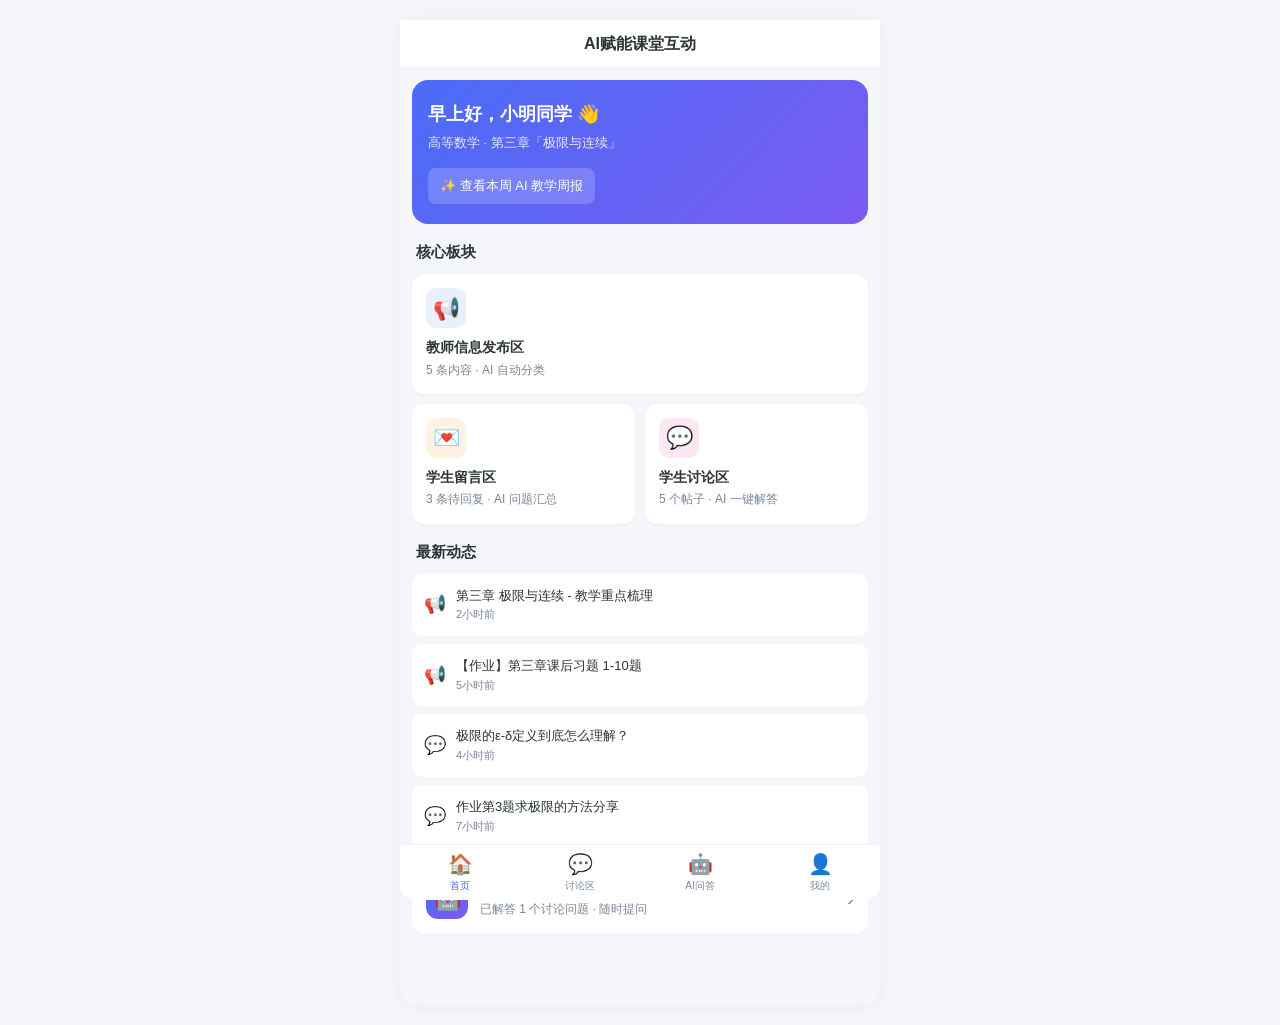
<file: web/index.html>
<!DOCTYPE html>
<html lang="zh-CN">
<head>
  <meta charset="UTF-8"/>
  <meta name="viewport" content="width=device-width, initial-scale=1.0, maximum-scale=1.0, user-scalable=no"/>
  <title>AI赋能课堂互动</title>
  <meta name="description" content="AI赋能课堂互动平台 - 教师信息发布、学生留言、讨论答疑与AI智能问答"/>
  <link rel="stylesheet" href="css/style.css"/>
</head>
<body>
  <div id="app" class="app"></div>

  <!-- Toast 提示 -->
  <div id="toast" class="toast"></div>

  <!-- Modal 弹窗 -->
  <div id="modal" class="modal" style="display:none"></div>

  <!-- 脚本按依赖顺序加载 -->
  <script src="js/util.js"></script>
  <script src="js/data.js"></script>
  <script src="js/aiEngine.js"></script>
  <script src="js/app.js"></script>
</body>
</html>
</file>
<file: web/css/style.css>
/* ========== AI赋能课堂互动 - 网页版样式 ========== */
:root {
  --primary: #4a6cf7;
  --primary-light: #eef2ff;
  --bg: #f5f6fa;
  --card-bg: #ffffff;
  --text: #2d3436;
  --text-secondary: #7a8699;
  --border: #eceff4;
  --tag-notice: #e8f0fe;
  --tag-notice-text: #4a6cf7;
  --tag-knowledge: #e6f7ee;
  --tag-knowledge-text: #12b76a;
  --tag-homework: #fef3e2;
  --tag-homework-text: #f79009;
  --tag-keypoint: #fce7f3;
  --tag-keypoint-text: #db2777;
  --ai-bg: linear-gradient(135deg, #4a6cf7, #7b5bf2);
}

* {
  margin: 0;
  padding: 0;
  box-sizing: border-box;
}

html, body {
  background: var(--bg);
  color: var(--text);
  font-family: -apple-system, BlinkMacSystemFont, "PingFang SC", "Microsoft YaHei", "Segoe UI", sans-serif;
  font-size: 14px;
  line-height: 1.6;
  -webkit-font-smoothing: antialiased;
}

.app {
  max-width: 480px;
  margin: 0 auto;
  min-height: 100vh;
  background: var(--bg);
  position: relative;
  padding-bottom: 60px;
  box-shadow: 0 0 20px rgba(0, 0, 0, 0.05);
}

/* ========== 顶部导航 ========== */
.header {
  position: sticky;
  top: 0;
  z-index: 100;
  display: flex;
  align-items: center;
  height: 48px;
  padding: 0 12px;
  background: var(--card-bg);
  border-bottom: 1px solid var(--border);
}

.header-back {
  width: 36px;
  height: 36px;
  line-height: 36px;
  text-align: center;
  font-size: 26px;
  color: var(--primary);
  cursor: pointer;
  flex-shrink: 0;
  margin-right: 4px;
}

.header-title {
  flex: 1;
  font-size: 16px;
  font-weight: 600;
  text-align: center;
  overflow: hidden;
  text-overflow: ellipsis;
  white-space: nowrap;
}

.header-action {
  flex-shrink: 0;
  color: var(--primary);
  font-size: 14px;
  font-weight: 500;
  cursor: pointer;
  padding: 6px 4px;
}

/* ========== 底部 TabBar ========== */
.tabbar {
  position: fixed;
  bottom: 0;
  left: 50%;
  transform: translateX(-50%);
  width: 100%;
  max-width: 480px;
  height: 56px;
  background: var(--card-bg);
  border-top: 1px solid var(--border);
  display: flex;
  z-index: 100;
}

.tab-item {
  flex: 1;
  display: flex;
  flex-direction: column;
  align-items: center;
  justify-content: center;
  text-decoration: none;
  color: var(--text-secondary);
  cursor: pointer;
  -webkit-tap-highlight-color: transparent;
}

.tab-item.active {
  color: var(--primary);
}

.tab-icon {
  font-size: 20px;
  line-height: 1.2;
}

.tab-label {
  font-size: 10px;
  margin-top: 2px;
}

/* ========== 通用 ========== */
.page {
  padding: 12px;
}

.card {
  background: var(--card-bg);
  border-radius: 12px;
  padding: 14px;
  margin-bottom: 12px;
  box-shadow: 0 1px 3px rgba(0, 0, 0, 0.04);
}

.card-top {
  display: flex;
  align-items: center;
  gap: 8px;
  margin-bottom: 8px;
}

.card-time {
  margin-left: auto;
  font-size: 12px;
  color: var(--text-secondary);
}

.card-title {
  font-size: 15px;
  font-weight: 600;
  margin-bottom: 6px;
  line-height: 1.4;
}

.card-summary {
  font-size: 13px;
  color: var(--text-secondary);
  display: -webkit-box;
  -webkit-line-clamp: 2;
  -webkit-box-orient: vertical;
  overflow: hidden;
  margin-bottom: 8px;
}

.card-meta {
  display: flex;
  gap: 14px;
  font-size: 12px;
  color: var(--text-secondary);
}

/* 标签 */
.tag {
  display: inline-block;
  padding: 2px 8px;
  border-radius: 4px;
  font-size: 11px;
  font-weight: 500;
  flex-shrink: 0;
}

.tag-notice { background: var(--tag-notice); color: var(--tag-notice-text); }
.tag-knowledge { background: var(--tag-knowledge); color: var(--tag-knowledge-text); }
.tag-homework { background: var(--tag-homework); color: var(--tag-homework-text); }
.tag-keypoint { background: var(--tag-keypoint); color: var(--tag-keypoint-text); }

.badge-top {
  background: #fee2e2;
  color: #dc2626;
  font-size: 10px;
  padding: 1px 6px;
  border-radius: 3px;
}

.badge-ai {
  background: #ede9fe;
  color: #7c3aed;
  font-size: 10px;
  padding: 1px 6px;
  border-radius: 3px;
}

.pub-deadline {
  font-size: 12px;
  color: var(--tag-homework-text);
  margin-bottom: 4px;
}

.empty {
  text-align: center;
  color: var(--text-secondary);
  padding: 60px 0;
}

.empty-small {
  text-align: center;
  color: var(--text-secondary);
  padding: 16px 0;
  font-size: 13px;
}

.section-title {
  font-size: 15px;
  font-weight: 600;
  margin: 16px 4px 10px;
}

.section-title-inline {
  font-size: 14px;
  font-weight: 600;
  margin: 14px 4px 10px;
}

/* ========== 首页 ========== */
.home-hero {
  background: var(--ai-bg);
  border-radius: 16px;
  padding: 20px 16px;
  color: #fff;
  margin-bottom: 4px;
}

.hero-greet {
  font-size: 18px;
  font-weight: 600;
}

.hero-sub {
  font-size: 13px;
  opacity: 0.85;
  margin-top: 4px;
}

.hero-ai {
  margin-top: 14px;
  background: rgba(255, 255, 255, 0.18);
  border-radius: 8px;
  padding: 8px 12px;
  font-size: 13px;
  cursor: pointer;
  display: inline-block;
}

.module-grid {
  display: grid;
  grid-template-columns: 1fr 1fr;
  gap: 10px;
}

.module-card {
  background: var(--card-bg);
  border-radius: 12px;
  padding: 14px;
  cursor: pointer;
  box-shadow: 0 1px 3px rgba(0, 0, 0, 0.04);
}

.module-card:first-child {
  grid-column: 1 / -1;
}

.module-icon {
  width: 40px;
  height: 40px;
  border-radius: 10px;
  display: flex;
  align-items: center;
  justify-content: center;
  font-size: 22px;
  margin-bottom: 8px;
}

.icon-publish { background: var(--tag-notice); }
.icon-message { background: var(--tag-homework); }
.icon-discussion { background: var(--tag-keypoint); }

.module-name {
  font-size: 14px;
  font-weight: 600;
}

.module-desc {
  font-size: 12px;
  color: var(--text-secondary);
  margin-top: 2px;
}

.latest-item {
  display: flex;
  align-items: center;
  gap: 10px;
  background: var(--card-bg);
  border-radius: 10px;
  padding: 12px;
  margin-bottom: 8px;
  cursor: pointer;
}

.latest-icon {
  font-size: 18px;
  flex-shrink: 0;
}

.latest-body {
  flex: 1;
  min-width: 0;
}

.latest-title {
  font-size: 13px;
  font-weight: 500;
  overflow: hidden;
  text-overflow: ellipsis;
  white-space: nowrap;
}

.latest-time {
  font-size: 11px;
  color: var(--text-secondary);
}

.ai-quick-entry {
  margin-top: 16px;
  background: var(--card-bg);
  border-radius: 12px;
  padding: 14px;
  display: flex;
  align-items: center;
  gap: 12px;
  cursor: pointer;
}

.ai-quick-icon {
  width: 42px;
  height: 42px;
  border-radius: 12px;
  background: var(--ai-bg);
  display: flex;
  align-items: center;
  justify-content: center;
  font-size: 22px;
  flex-shrink: 0;
}

.ai-quick-info {
  flex: 1;
}

.ai-quick-title {
  font-size: 14px;
  font-weight: 600;
}

.ai-quick-desc {
  font-size: 12px;
  color: var(--text-secondary);
}

.ai-quick-arrow {
  color: var(--text-secondary);
  font-size: 20px;
}

/* ========== 筛选 Tab ========== */
.filter-bar {
  display: flex;
  gap: 8px;
  overflow-x: auto;
  padding: 4px 0 12px;
  -webkit-overflow-scrolling: touch;
}

.filter-tab {
  flex-shrink: 0;
  padding: 5px 14px;
  background: var(--card-bg);
  border-radius: 16px;
  font-size: 13px;
  color: var(--text-secondary);
  cursor: pointer;
  white-space: nowrap;
}

.filter-tab.active {
  background: var(--primary);
  color: #fff;
}

.disc-hot {
  background: var(--primary-light);
  color: var(--primary);
  border-radius: 8px;
  padding: 8px 12px;
  font-size: 12px;
  margin-bottom: 10px;
}

/* ========== 详情页 ========== */
.detail-title {
  font-size: 17px;
  font-weight: 600;
  line-height: 1.4;
  margin-bottom: 8px;
}

.detail-author {
  font-size: 12px;
  color: var(--text-secondary);
  margin-bottom: 12px;
}

.detail-content {
  font-size: 14px;
  line-height: 1.8;
  white-space: pre-line;
  color: #3d4451;
}

.attach-item {
  background: var(--bg);
  border-radius: 8px;
  padding: 10px 12px;
  font-size: 13px;
  margin-top: 8px;
}

.attach-size {
  color: var(--text-secondary);
  font-size: 12px;
}

.homework-tip {
  background: var(--tag-homework);
  color: var(--tag-homework-text);
  border-radius: 10px;
  padding: 12px;
  font-size: 13px;
  text-align: center;
  cursor: pointer;
}

/* ========== 留言区 ========== */
.msg-name {
  font-size: 13px;
  font-weight: 600;
  margin-bottom: 4px;
}

.msg-content {
  font-size: 14px;
  margin-bottom: 8px;
}

.reply-box {
  background: var(--primary-light);
  border-radius: 8px;
  padding: 10px 12px;
}

.reply-label {
  font-size: 11px;
  color: var(--primary);
  font-weight: 600;
  margin-bottom: 4px;
}

.reply-text {
  font-size: 13px;
  color: #444;
}

.reply-pending {
  font-size: 12px;
  color: var(--tag-homework-text);
  background: #fff7ed;
  display: inline-block;
  padding: 4px 10px;
  border-radius: 4px;
}

.ai-summary-entry {
  display: flex;
  align-items: center;
  gap: 12px;
  background: var(--card-bg);
  border-radius: 12px;
  padding: 14px;
  margin-bottom: 12px;
  cursor: pointer;
}

.ai-entry-icon {
  font-size: 24px;
}

.ai-entry-body {
  flex: 1;
}

.ai-entry-title {
  font-size: 14px;
  font-weight: 600;
}

.ai-entry-desc {
  font-size: 12px;
  color: var(--text-secondary);
}

.ai-entry-arrow {
  color: var(--text-secondary);
  font-size: 20px;
}

.ai-summary-card {
  background: var(--primary-light);
  border: 1px solid #dbe4ff;
  border-radius: 12px;
  padding: 14px;
  margin-bottom: 12px;
}

.ai-summary-header {
  display: flex;
  justify-content: space-between;
  font-weight: 600;
  color: var(--primary);
  margin-bottom: 8px;
}

.ai-summary-close {
  cursor: pointer;
  color: var(--text-secondary);
  font-weight: 400;
}

.ai-summary-text {
  font-size: 13px;
  margin-bottom: 8px;
}

.ai-summary-stats {
  font-size: 12px;
  color: var(--text-secondary);
  margin-bottom: 6px;
}

.ai-summary-top {
  font-size: 12px;
  font-weight: 600;
  margin-bottom: 4px;
}

.ai-summary-issue {
  font-size: 13px;
  padding: 2px 0;
}

.ai-count {
  color: var(--primary);
  font-size: 12px;
}

/* ========== 讨论区 ========== */
.disc-card {
  cursor: pointer;
}

.comments-list {
  margin-bottom: 10px;
}

.comment-item {
  display: flex;
  gap: 10px;
  background: var(--card-bg);
  border-radius: 10px;
  padding: 12px;
  margin-bottom: 8px;
}

.comment-avatar {
  width: 32px;
  height: 32px;
  border-radius: 50%;
  background: var(--primary-light);
  color: var(--primary);
  display: flex;
  align-items: center;
  justify-content: center;
  font-size: 14px;
  font-weight: 600;
  flex-shrink: 0;
}

.comment-body {
  flex: 1;
  min-width: 0;
}

.comment-name {
  font-size: 12px;
  font-weight: 600;
  margin-bottom: 2px;
}

.comment-time {
  font-size: 11px;
  color: var(--text-secondary);
  font-weight: 400;
}

.comment-text {
  font-size: 13px;
}

.comment-input-bar {
  display: flex;
  gap: 8px;
  padding: 8px 0;
  position: sticky;
  bottom: 56px;
  background: var(--bg);
}

.comment-input {
  flex: 1;
  border: 1px solid var(--border);
  border-radius: 20px;
  padding: 8px 14px;
  font-size: 13px;
  outline: none;
  background: var(--card-bg);
}

.btn-comment {
  background: var(--primary);
  color: #fff;
  border: none;
  border-radius: 20px;
  padding: 8px 16px;
  font-size: 13px;
  cursor: pointer;
}

.detail-actions {
  margin-top: 12px;
  display: flex;
}

.detail-like {
  display: inline-flex;
  align-items: center;
  gap: 4px;
  background: var(--bg);
  border-radius: 16px;
  padding: 5px 12px;
  font-size: 13px;
  cursor: pointer;
  color: var(--text-secondary);
}

.detail-like.liked {
  background: #fff1f2;
  color: #e11d48;
}

/* AI 解答 */
.btn-ai {
  width: 100%;
  border: none;
  border-radius: 12px;
  background: var(--ai-bg);
  color: #fff;
  padding: 14px;
  font-size: 15px;
  font-weight: 600;
  cursor: pointer;
  margin-bottom: 12px;
  display: flex;
  align-items: center;
  justify-content: center;
  gap: 6px;
}

.btn-ai-icon {
  font-size: 18px;
}

.ai-loading {
  text-align: center;
  padding: 14px;
  color: var(--primary);
  font-size: 14px;
  background: var(--primary-light);
  border-radius: 12px;
  margin-bottom: 12px;
}

.ai-answer-card {
  background: linear-gradient(135deg, #f5f3ff, #eef2ff);
  border: 1px solid #ddd6fe;
  border-radius: 12px;
  padding: 14px;
  margin-bottom: 12px;
}

.ai-answer-header {
  display: flex;
  justify-content: space-between;
  font-weight: 600;
  color: #6d28d9;
  margin-bottom: 8px;
}

.ai-answer-time {
  font-size: 11px;
  color: var(--text-secondary);
  font-weight: 400;
}

.ai-answer-content {
  font-size: 13px;
  line-height: 1.8;
  white-space: pre-line;
  color: #3d4451;
}

/* ========== AI 问答 ========== */
.ai-page {
  display: flex;
  flex-direction: column;
  height: calc(100vh - 48px - 56px);
  padding-bottom: 0;
}

.quick-row {
  display: flex;
  gap: 8px;
  overflow-x: auto;
  padding: 4px 0 10px;
  flex-shrink: 0;
}

.quick-item {
  flex-shrink: 0;
  background: var(--card-bg);
  border: 1px solid var(--border);
  color: var(--primary);
  border-radius: 16px;
  padding: 5px 12px;
  font-size: 12px;
  cursor: pointer;
  white-space: nowrap;
}

.chat-area {
  flex: 1;
  overflow-y: auto;
  padding: 8px 4px;
  -webkit-overflow-scrolling: touch;
}

.chat-item {
  margin-bottom: 10px;
  display: flex;
}

.chat-ask {
  justify-content: flex-end;
}

.chat-answer {
  justify-content: flex-start;
}

.chat-bubble {
  max-width: 82%;
  padding: 10px 14px;
  border-radius: 12px;
  font-size: 14px;
  line-height: 1.7;
}

.bubble-ask {
  background: var(--primary);
  color: #fff;
  border-bottom-right-radius: 4px;
}

.bubble-answer {
  background: var(--card-bg);
  border-bottom-left-radius: 4px;
  box-shadow: 0 1px 3px rgba(0, 0, 0, 0.04);
  white-space: pre-line;
}

.chat-empty {
  text-align: center;
  color: var(--text-secondary);
  padding: 60px 20px;
  font-size: 13px;
}

.chat-input-bar {
  display: flex;
  gap: 8px;
  padding: 8px 0;
  flex-shrink: 0;
}

.chat-input {
  flex: 1;
  border: 1px solid var(--border);
  border-radius: 20px;
  padding: 9px 14px;
  font-size: 14px;
  outline: none;
  background: var(--card-bg);
}

.btn-chat {
  background: var(--ai-bg);
  color: #fff;
  border: none;
  border-radius: 20px;
  padding: 9px 18px;
  font-size: 14px;
  font-weight: 500;
  cursor: pointer;
}

/* ========== 表单 ========== */
.form-card {
  padding: 16px;
}

.form-label {
  font-size: 13px;
  font-weight: 600;
  margin: 12px 0 6px;
}

.form-required {
  color: #e11d48;
}

.form-input {
  width: 100%;
  border: 1px solid var(--border);
  border-radius: 8px;
  padding: 10px 12px;
  font-size: 14px;
  outline: none;
  background: var(--bg);
}

.form-textarea {
  width: 100%;
  border: 1px solid var(--border);
  border-radius: 8px;
  padding: 10px 12px;
  font-size: 14px;
  outline: none;
  background: var(--bg);
  min-height: 120px;
  resize: vertical;
  line-height: 1.7;
}

.form-tags {
  display: flex;
  flex-wrap: wrap;
  gap: 8px;
}

.form-tag {
  padding: 5px 14px;
  background: var(--bg);
  border-radius: 16px;
  font-size: 13px;
  color: var(--text-secondary);
  cursor: pointer;
}

.form-tag.active {
  background: var(--primary);
  color: #fff;
}

.form-ai-hint {
  font-size: 12px;
  color: var(--primary);
  margin-top: 8px;
}

.form-anon {
  margin: 12px 0;
  font-size: 13px;
}

.anon-label {
  display: flex;
  align-items: center;
  gap: 6px;
  color: var(--text-secondary);
}

.btn-primary {
  width: 100%;
  border: none;
  border-radius: 10px;
  background: var(--primary);
  color: #fff;
  padding: 12px;
  font-size: 15px;
  font-weight: 600;
  cursor: pointer;
  margin-top: 16px;
}

/* ========== 个人中心 ========== */
.profile-header {
  display: flex;
  align-items: center;
  gap: 14px;
  background: var(--ai-bg);
  border-radius: 16px;
  padding: 20px 16px;
  color: #fff;
}

.profile-avatar {
  width: 56px;
  height: 56px;
  border-radius: 50%;
  background: rgba(255, 255, 255, 0.25);
  display: flex;
  align-items: center;
  justify-content: center;
  font-size: 24px;
  font-weight: 600;
}

.profile-name {
  font-size: 18px;
  font-weight: 600;
}

.profile-role {
  font-size: 12px;
  opacity: 0.85;
  margin-top: 2px;
}

.profile-stats {
  display: flex;
  background: var(--card-bg);
  border-radius: 12px;
  padding: 14px 0;
  margin: 12px 0;
}

.stat-item {
  flex: 1;
  text-align: center;
}

.stat-num {
  font-size: 20px;
  font-weight: 700;
  color: var(--primary);
}

.stat-label {
  font-size: 12px;
  color: var(--text-secondary);
  margin-top: 2px;
}

.menu-list {
  background: var(--card-bg);
  border-radius: 12px;
  overflow: hidden;
}

.menu-item {
  display: flex;
  align-items: center;
  padding: 14px 16px;
  font-size: 14px;
  border-bottom: 1px solid var(--border);
  cursor: pointer;
}

.menu-item:last-child {
  border-bottom: none;
}

.menu-arrow {
  margin-left: auto;
  color: var(--text-secondary);
  font-size: 18px;
}

.profile-footer {
  text-align: center;
  color: var(--text-secondary);
  font-size: 12px;
  margin-top: 20px;
}

/* ========== Toast ========== */
.toast {
  position: fixed;
  top: 45%;
  left: 50%;
  transform: translate(-50%, -50%) scale(0.9);
  background: rgba(0, 0, 0, 0.78);
  color: #fff;
  padding: 12px 20px;
  border-radius: 8px;
  font-size: 14px;
  z-index: 9999;
  opacity: 0;
  transition: all 0.25s;
  pointer-events: none;
  max-width: 80%;
  text-align: center;
}

.toast.show {
  opacity: 1;
  transform: translate(-50%, -50%) scale(1);
}

.toast-success {
  background: rgba(18, 183, 106, 0.9);
}

/* ========== Modal ========== */
.modal {
  position: fixed;
  inset: 0;
  z-index: 1000;
}

.modal-mask {
  position: absolute;
  inset: 0;
  background: rgba(0, 0, 0, 0.5);
}

.modal-panel {
  position: absolute;
  top: 50%;
  left: 50%;
  transform: translate(-50%, -50%);
  width: 86%;
  max-width: 420px;
  max-height: 80vh;
  overflow-y: auto;
  background: var(--card-bg);
  border-radius: 14px;
  padding: 20px;
}

.modal-title {
  font-size: 16px;
  font-weight: 600;
  margin-bottom: 4px;
}

.modal-sub {
  font-size: 12px;
  color: var(--text-secondary);
  margin-bottom: 12px;
}

.modal-body {
  font-size: 13px;
}

.weekly-item {
  padding: 4px 0;
  line-height: 1.7;
}

.weekly-suggest {
  margin-top: 10px;
  background: var(--primary-light);
  border-radius: 8px;
  padding: 10px 12px;
  color: var(--primary);
}

.modal-actions {
  margin-top: 16px;
}

.modal-btn {
  margin-top: 0;
}

/* ========== 响应式（桌面居中） ========== */
@media (min-width: 768px) {
  .app {
    margin: 20px auto;
    min-height: calc(100vh - 40px);
    border-radius: 16px;
  }

  .tabbar {
    border-radius: 0 0 16px 16px;
  }
}
</file>
